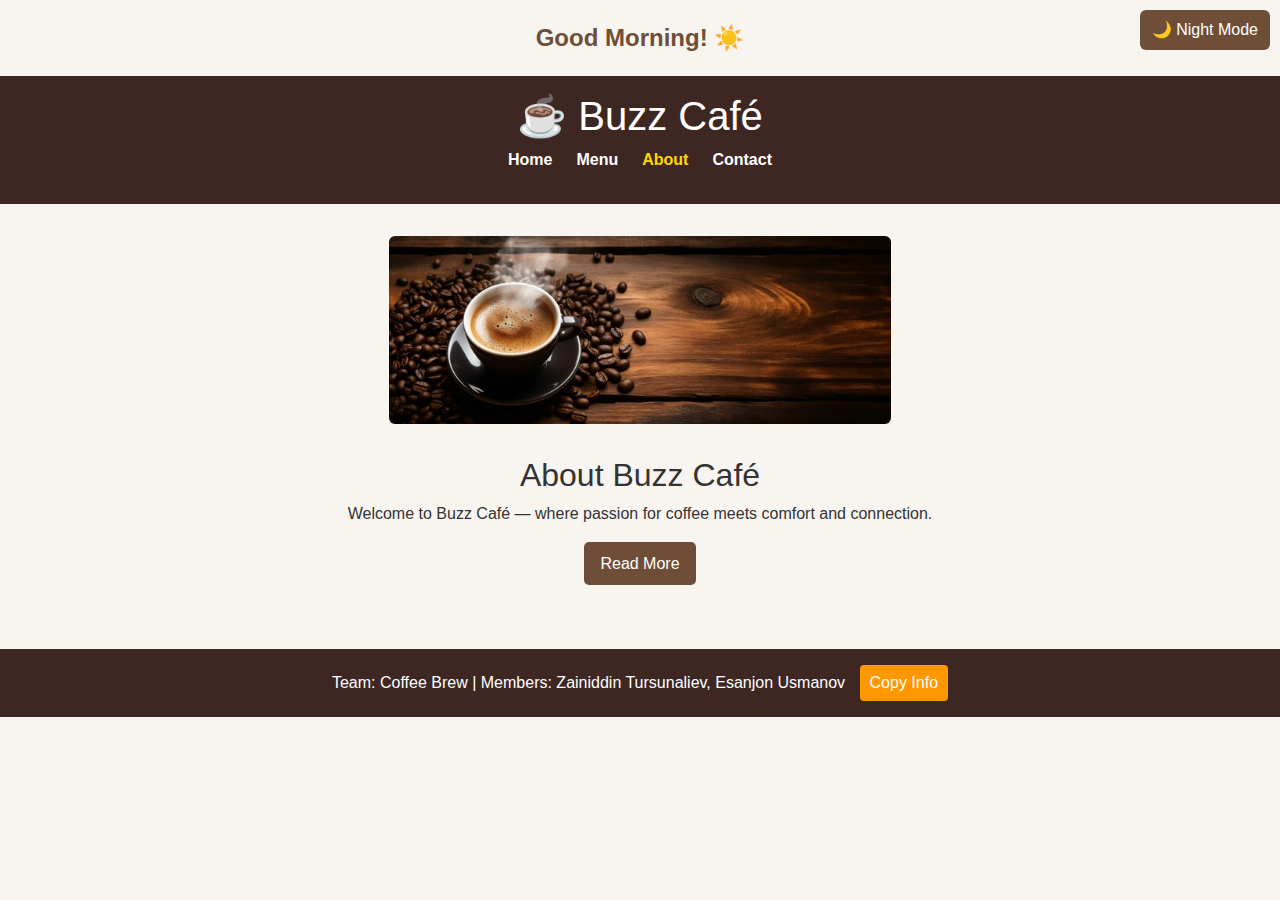
<file: about.html>
<!DOCTYPE html>
<html lang="en">
<head>
  <meta charset="UTF-8">
  <meta name="viewport" content="width=device-width, initial-scale=1.0">
  <title>Buzz Café - About</title>

  <!-- ✅ Bootstrap Added -->
  <link href="https://cdn.jsdelivr.net/npm/bootstrap@5.3.3/dist/css/bootstrap.min.css" rel="stylesheet">

  <link rel="stylesheet" href="style.css">
</head>
<body>
  <header>
    <h1>☕ Buzz Café</h1>
    <nav>
      <ul>
        <li><a href="index.html">Home</a></li>
        <li><a href="menu.html">Menu</a></li>
        <li><a href="about.html" class="active">About</a></li>
        <li><a href="contact.html">Contact</a></li>
      </ul>
    </nav>
  </header>

  <!-- ✅ Wrapped in Bootstrap Container -->
  <section class="about container">
    <img src="images/22.jpg" alt="Cafe Interior" class="img-fluid rounded">
    <div class="text">
      <h2>About Buzz Café</h2>
      <p>Welcome to Buzz Café — where passion for coffee meets comfort and connection.</p>
      <p id="extraText" style="display:none;">
        Every bean we brew is chosen carefully to ensure the richest flavors and best aroma.
        We aim to create not just coffee, but experiences that bring people together.
      </p>
      <button id="readMoreBtn">Read More</button>
    </div>
  </section>

  <footer>
    Team: Coffee Brew | Members: Zainiddin Tursunaliev, Esanjon Usmanov
  </footer>

  <script src="https://ajax.googleapis.com/ajax/libs/jquery/3.7.1/jquery.min.js"></script>
  <script src="script.js"></script>
</body>
</html>
</file>
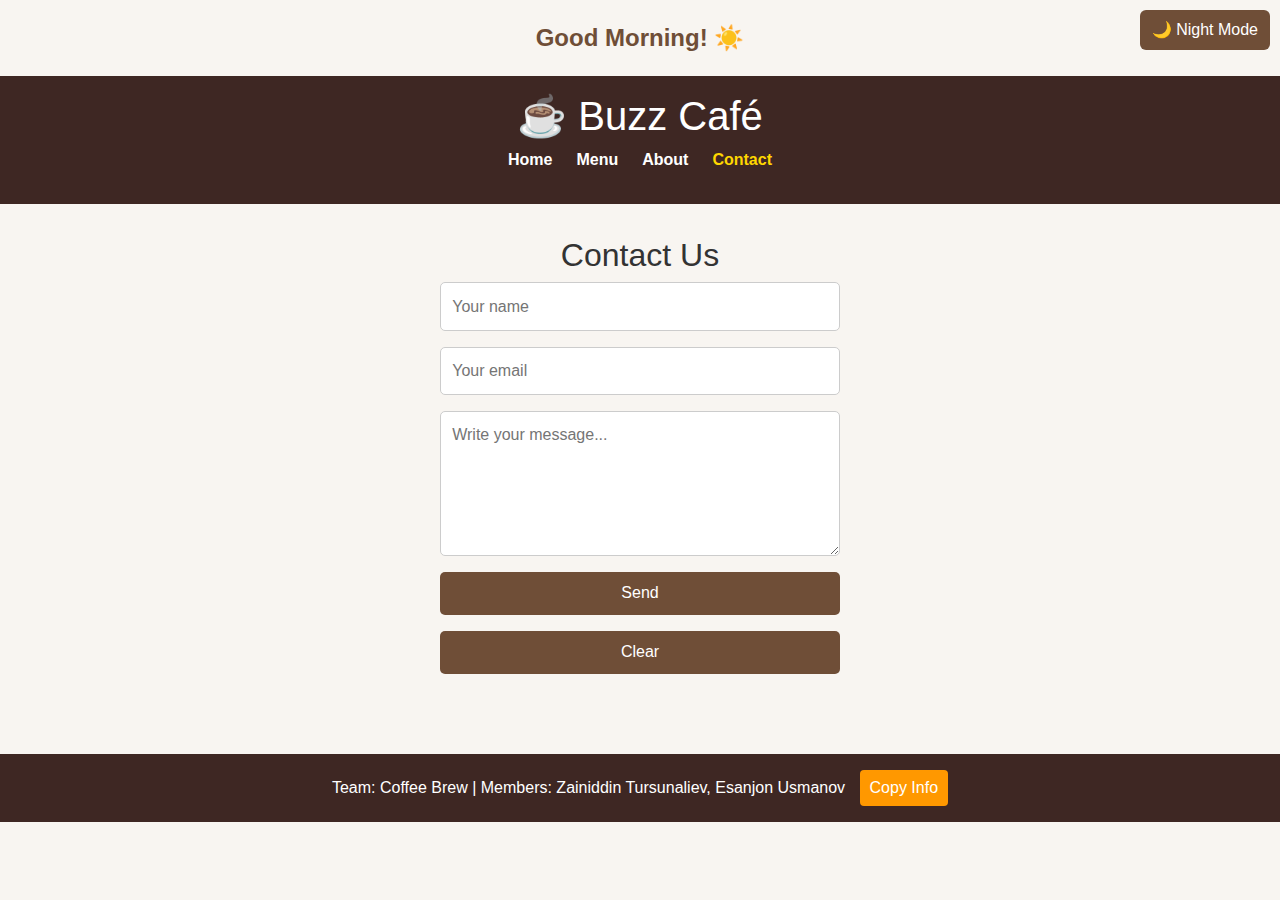
<file: contact.html>
<!DOCTYPE html>
<html lang="en">
<head>
  <meta charset="UTF-8">
  <meta name="viewport" content="width=device-width, initial-scale=1.0">
  <title>Buzz Café - Contact</title>

  <!-- ✅ Bootstrap Added -->
  <link href="https://cdn.jsdelivr.net/npm/bootstrap@5.3.3/dist/css/bootstrap.min.css" rel="stylesheet">

  <link rel="stylesheet" href="style.css">
</head>
<body>
  <header>
    <h1>☕ Buzz Café</h1>
    <nav>
      <ul>
        <li><a href="index.html">Home</a></li>
        <li><a href="menu.html">Menu</a></li>
        <li><a href="about.html">About</a></li>
        <li><a href="contact.html" class="active">Contact</a></li>
      </ul>
    </nav>
  </header>

  <!-- ✅ Wrapped in Bootstrap Container -->
  <section class="contact container">
    <h2>Contact Us</h2>
    <form id="contactForm">
      <input type="text" id="name" placeholder="Your name" required aria-label="Enter your name">
      <input type="email" id="email" placeholder="Your email" required aria-label="Enter your email">
      <textarea id="message" rows="5" placeholder="Write your message..." required aria-label="Write your message"></textarea>
      <button type="submit">Send</button>
      <button type="reset">Clear</button>
    </form>
    <p id="successMessage"></p>
  </section>

  <footer>
    Team: Coffee Brew | Members: Zainiddin Tursunaliev, Esanjon Usmanov
  </footer>

  <script src="https://ajax.googleapis.com/ajax/libs/jquery/3.7.1/jquery.min.js"></script>
  <script src="script.js"></script>
</body>
</html>
</file>
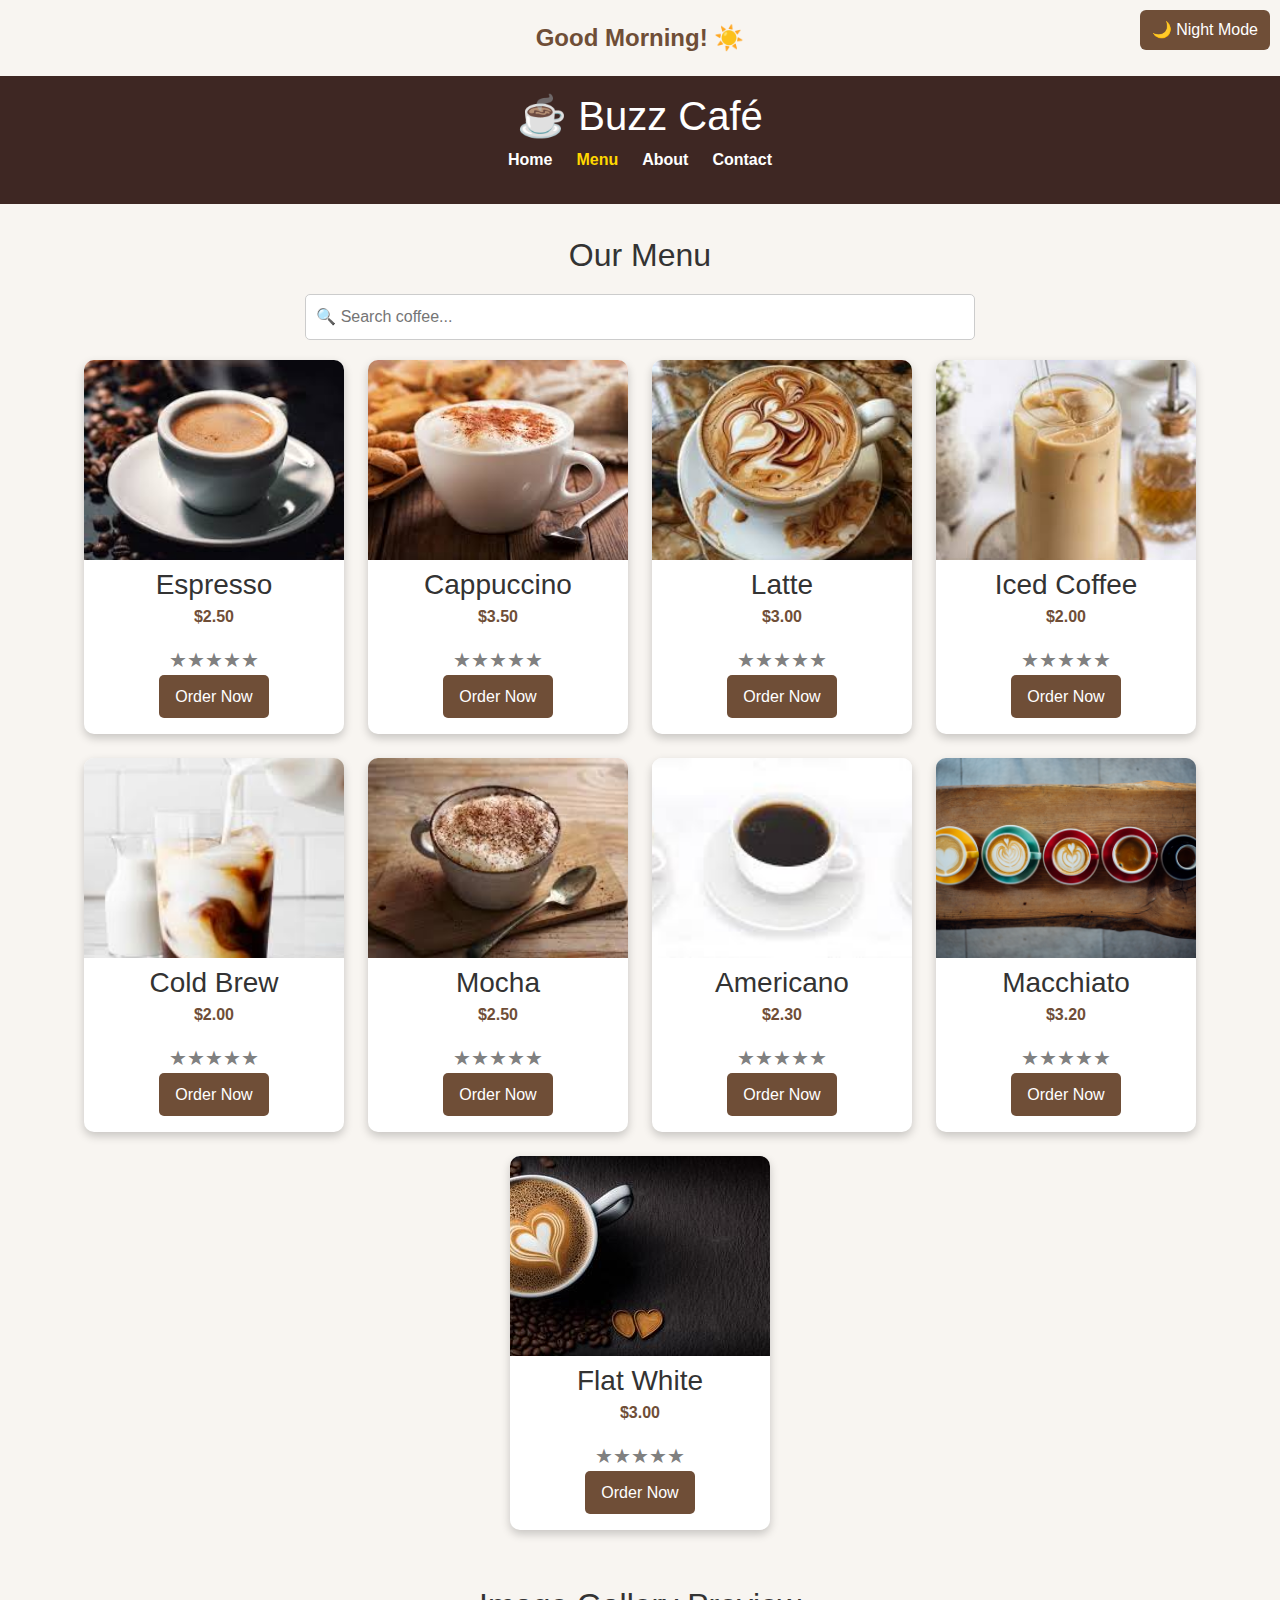
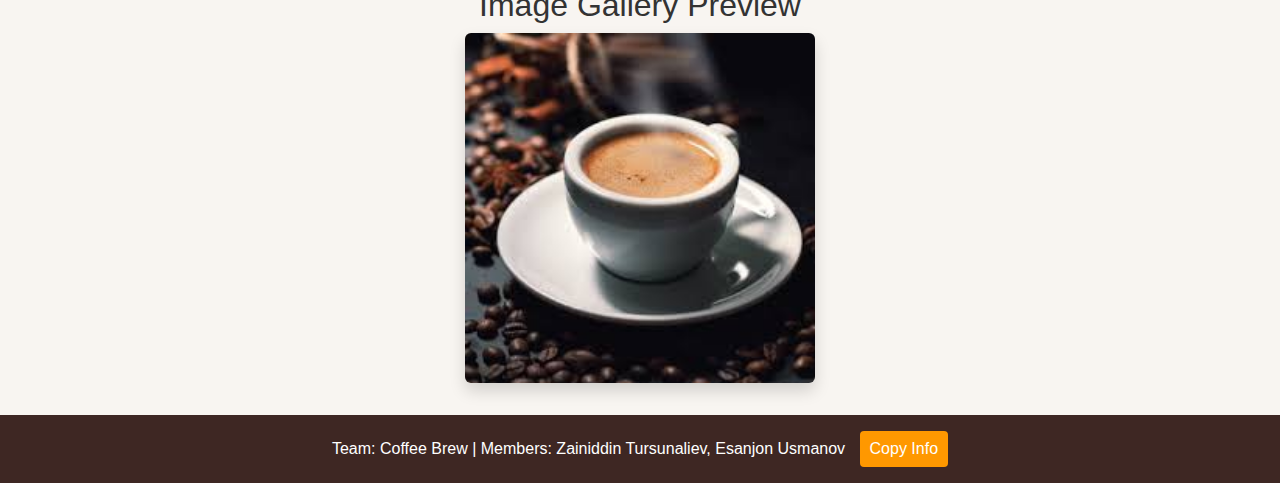
<file: menu.html>
<!DOCTYPE html>
<html lang="en">
<head>
  <meta charset="UTF-8">
  <meta name="viewport" content="width=device-width, initial-scale=1.0">
  <title>Buzz Café - Menu</title>

  <!-- ✅ Bootstrap Added -->
  <link href="https://cdn.jsdelivr.net/npm/bootstrap@5.3.3/dist/css/bootstrap.min.css" rel="stylesheet">

  <link rel="stylesheet" href="style.css">
</head>
<body>
  <header>
    <h1>☕ Buzz Café</h1>
    <nav>
      <ul>
        <li><a href="index.html">Home</a></li>
        <li><a href="menu.html" class="active">Menu</a></li>
        <li><a href="about.html">About</a></li>
        <li><a href="contact.html">Contact</a></li>
      </ul>
    </nav>
  </header>

  <!-- ✅ Wrapped in Bootstrap Container -->
  <section class="menu-section container">
    <h2>Our Menu</h2>
    <div class="menu-grid" id="menu-grid"></div>
  </section>

  <h2 class="text-center mt-4">Image Gallery Preview</h2>
  <img id="preview" src="images/espresso.jpeg" alt="Preview" class="img-fluid d-block mx-auto rounded shadow" style="width:350px;">

  <footer>
    Team: Coffee Brew | Members: Zainiddin Tursunaliev, Esanjon Usmanov
  </footer>

  <script src="https://ajax.googleapis.com/ajax/libs/jquery/3.7.1/jquery.min.js"></script>
  <script src="script.js"></script>
</body>
</html>
</file>
<file: style.css>
body {
  font-family: "Poppins", sans-serif;
  margin: 0;
  background: #f8f5f1;
  color: #333;
  transition: background 0.3s, color 0.3s;
}

/* Header */
header {
  background: #3e2723;
  color: white;
  text-align: center;
  padding: 1rem 0;
}

nav ul {
  list-style: none;
  padding: 0;
  display: flex;
  justify-content: center;
  gap: 1.5rem;
}

nav a {
  color: white;
  text-decoration: none;
  font-weight: bold;
  transition: color 0.3s;
}

nav a:hover,
nav a.active {
  color: gold;
}

/* Carousel */
#carouselImg {
  width: 100%;
  height: 450px;
  object-fit: cover;
  border-radius: 0;
  display: block;
  margin: 0 auto 1.5rem;
  transition: transform 1s ease-in-out, opacity 0.6s;
}

/* Sections */
section {
  padding: 2rem;
  text-align: center;
}

/* Home Cards */
.card-container {
  display: flex;
  justify-content: center;
  gap: 2rem;
  flex-wrap: wrap;
  margin-top: 2rem;
}

.card {
  background: white;
  border-radius: 10px;
  box-shadow: 0 4px 10px rgba(0, 0, 0, 0.2);
  width: 300px;
  padding: 1rem;
  transition: transform 0.3s ease;
}
.card:hover {
  transform: translateY(-6px);
}
.card img {
  width: 100%;
  height: 200px;
  border-radius: 8px;
  object-fit: cover;
}

/* Menu Grid */
.menu-grid {
  display: flex;
  flex-wrap: wrap;
  gap: 1.5rem;
  justify-content: center;
}

.menu-card {
  background: white;
  border-radius: 10px;
  box-shadow: 0 4px 10px rgba(0, 0, 0, 0.2);
  width: 260px;
  padding-bottom: 1rem;
  transition: transform 0.3s;
  overflow: hidden;
}
.menu-card:hover {
  transform: translateY(-6px);
}
.menu-card img {
  width: 100%;
  height: 200px;
  object-fit: cover;
}
.menu-card h3 {
  margin: 0.5rem 0 0.2rem;
}
.menu-card p {
  color: #6f4e37;
  font-weight: bold;
}

/* Buttons */
button, .order-btn {
  background: #6f4e37;
  color: white;
  border: none;
  padding: 0.6rem 1rem;
  border-radius: 5px;
  cursor: pointer;
  transition: background 0.3s;
}
button:hover {
  background: #5b3825;
}

/* About */
.about {
  display: flex;
  flex-wrap: wrap;
  align-items: center;
  gap: 2rem;
  justify-content: center;
}
.about img {
  width: 45%;
  border-radius: 10px;
}

/* Contact */
form {
  display: flex;
  flex-direction: column;
  gap: 1rem;
  max-width: 400px;
  margin: auto;
}
input, textarea {
  padding: 0.7rem;
  border: 1px solid #ccc;
  border-radius: 5px;
  font-family: inherit;
}

/* Footer */
footer {
  background: #3e2723;
  color: white;
  text-align: center;
  padding: 1rem;
  margin-top: 2rem;
}

/* Dark Theme */
.dark-theme {
  background: #1e1e1e;
  color: #eee;
}
.dark-theme header, .dark-theme footer {
  background: #000;
}
.dark-theme .menu-card,
.dark-theme .card {
  background: #2c2c2c;
  color: white;
}

/* Responsive */
@media (max-width: 768px) {
  .menu-card, .card {
    width: 90%;
  }
  .about img {
    width: 90%;
  }
}

.search-input {
  padding: 8px;
  width: 50%;
  border: 1px solid #ccc;
  border-radius: 4px;
  margin-bottom: 20px;
}
</file>
